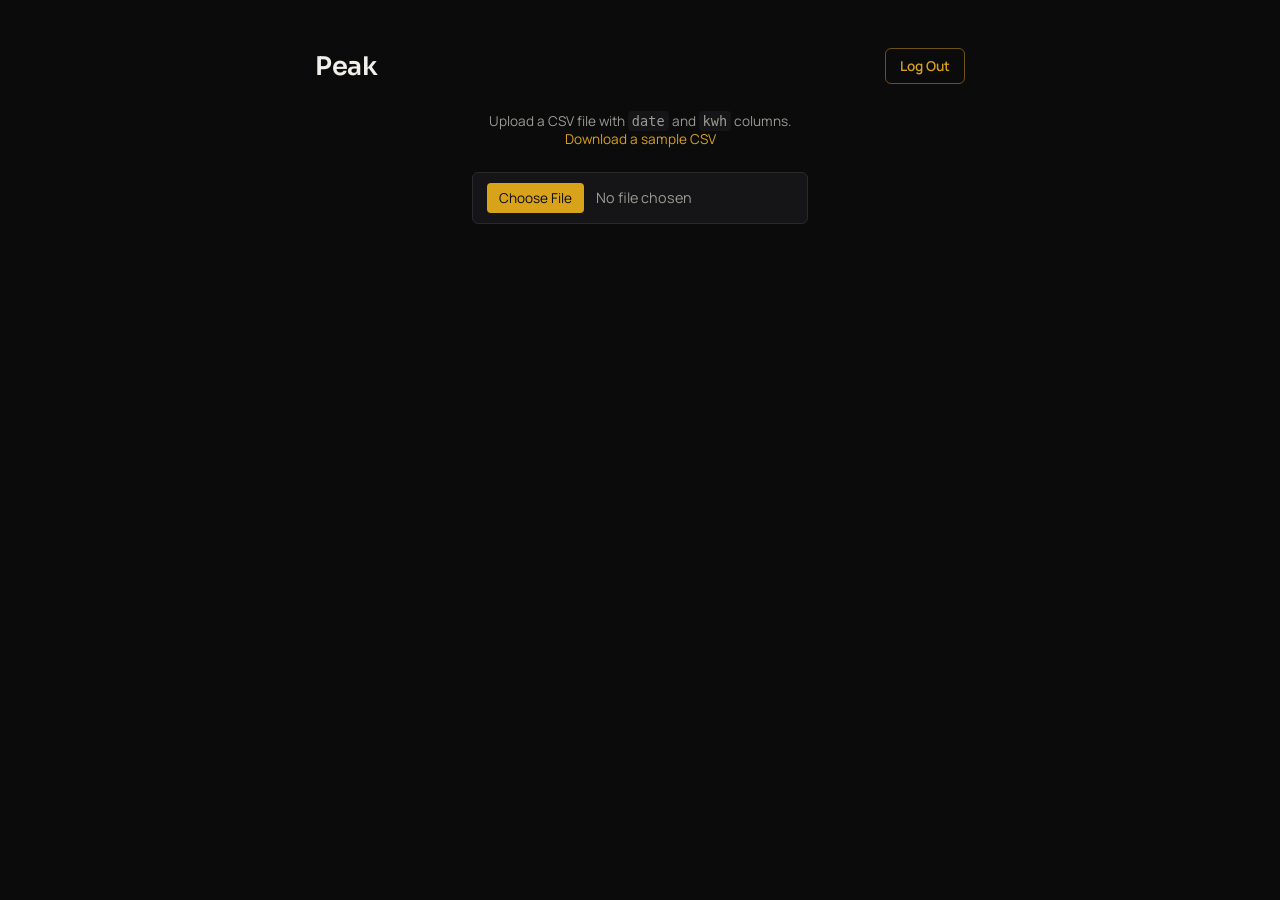
<file: index.html>
<!DOCTYPE html>
<html>
<head>
  <title>Peak</title>
  <meta charset="UTF-8">
  <meta name="viewport" content="width=device-width, initial-scale=1.0">
  <link rel="stylesheet" href="style.css">
  <script src="chart.umd.min.js"></script>
  <script src="jspdf.umd.min.js"></script>
</head>
<body>

<header class = "topBar">
<h1>Peak</h1>
<button id ="logoutButton">Log Out</button>
</header>
<p class="uploadHint">
Upload a CSV file with <code>date</code> and <code>kwh</code> columns. <br>
<a href="sample_usage.csv" download>Download a sample CSV</a>
</p>

  <input type="file" id="fileinput">

  <div id="results">
    <p id="totalDisplay"></p>
    <p id="averageDisplay"></p>
    <p id="minDisplay"></p>
    <p id="maxDisplay"></p>
    <p id="costDisplay"></p>
    <p id="spikeDisplay"></p>
  </div>

  <canvas id="usageChart"></canvas>

  <button id="savePdfButton" style="display: none;">Save Summary as PDF</button>
  

  <script>
    const API_URL = 'http://127.0.0.1:3000';
    let currentUser = null;

    document.getElementById("logoutButton").addEventListener("click", function(){
      fetch(`${API_URL}/auth/logout`, {
        method: 'POST',
        credentials: 'include'
      }).then(function(res){
        if (res.ok){
          window.location.href = "login.html";
        } else {
          alert("LOGOUT FAILED");
        }
      });
      });

    fetch(`${API_URL}/auth/me`, {
      method: 'GET',
      credentials: 'include'
    })
    .then(function(res){ return res.json(); })
    .then(function(data){
      if (data.user === null){
        window.location.href = "login.html";
      } else {
        currentUser = data.user;
      }
    });
    



    let kwhValues = [];
    let dateLabels = [];
    let readingsBatch = [];
    let total = 0;
    let count = 0;
    let min = Infinity;
    let max = -Infinity;
    let minDate = "";
    let maxDate = "";
    let average;
    let myChart;
    let cost;
    let stdDev;
    let spikeThreshold;

    document.getElementById("fileinput").addEventListener("change", function(event){

      let reader = new FileReader();

      reader.onload = function(){

        kwhValues = [];
        dateLabels = [];
        readingsBatch = [];
        let lines = reader.result.split("\n");
        let header = lines[0].split(",").map(function(item){ return item.trim().toLowerCase(); });
        total = 0;
        count = 0;
        min = Infinity;
        max = -Infinity;
        minDate = "";
        maxDate = "";
        cost = undefined;


        /*
        AVERAGE DEBUGGING SESSION:
        console.log('Header found:', header);
        console.log('header[1] char codes:', header[1].split('').map(function(c) { return c.charCodeAt(0); }));
        console.log('header[0] check:', header[0] == "date");
        console.log('header[1] check:', header[1] == "kwh");
        console.log('Comparison result:', header[0] == "date" && header[1] == "kwh");
        console.log('header[0] length:', header[0].length, JSON.stringify(header[0]));
        console.log('header[1] length:', header[1].length, JSON.stringify(header[1])); */

        
        if(header[0] == "date" && header[1] == "kwh"){}
        else{
          alert("ERROR file format not supported")
          return;

        }
        

        for (let i = 1; i < lines.length; i++){

          if (lines[i].trim() === "") { continue; }

          let parts = lines[i].split(",").map(function(item){ return item.trim();});
          let kwh = Number(parts[1]);
          if(isNaN(kwh)){
            alert("ERROR file uploaded has unsupported data")
            return;
          }
          if(!/^\d{4}-\d{2}-\d{2}$/.test(parts[0])){
            alert("ERROR: dates must look like 2026-01-07 (row " + (i + 1) + ")");
            return;
          }

          total += kwh;
          kwhValues.push(kwh);
          dateLabels.push(parts[0]);
          readingsBatch.push({date:parts[0], kwh:kwh});
          count++;

          if (kwh < min){
            min = kwh;
            minDate = parts[0];
          }
          if (kwh > max){
            max = kwh;
            maxDate = parts[0];
          }
        }

        fetch(`${API_URL}/readings`,{
            method: 'POST',
            headers: {'Content-Type': 'application/json'},
            credentials: 'include',
            body: JSON.stringify(readingsBatch)
          })
          .then(function(res){
            if (!res.ok){
              return res.json().then(function(data){
                alert(" Your readings were not saved: " + (data.error || "server error"));
              });
            }
          });
        
    

        average = total / count;

        let sumSquares = 0;
        for (let i  = 0; i < kwhValues.length; i++){

          let diff = kwhValues[i] - average;
          sumSquares += diff * diff;
        
        }
        stdDev = Math.sqrt(sumSquares / count);


        spikeThreshold = average + 1.5 * stdDev;

        if (myChart){
          myChart.destroy();
        }

        myChart = new Chart(document.getElementById("usageChart"), {
          type: 'line',
          data: {
            labels: dateLabels,
            datasets: [
              {
                label: 'kWh usage',
                data: kwhValues,
                borderColor: '#D9A21B',
                backgroundColor: 'rgba(217, 162, 27, 0.15)',
                // red, larger dot for spike days; normal gold dot otherwise
                pointBackgroundColor: kwhValues.map(function (v) {
                  return v > spikeThreshold ? '#E06C75' : '#D9A21B';
                }),
                pointRadius: kwhValues.map(function (v) {
                  return v > spikeThreshold ? 6 : 3;
                })
              },
              {
                label: 'Spike threshold',
                data: kwhValues.map(function () { return spikeThreshold; }),
                borderColor: '#E06C75',
                borderDash: [6, 4],
                borderWidth: 1.5,
                pointRadius: 0
              }
            ]
          }, 
          options: {
            color: '#F1EFEA',
            scales : {
              x:{
                ticks:{color: '#9C9A94'},
                grid: {color: '#2A2A2D'}
              },
              y:{
                ticks:{color : '#9C9A94'},
                grid: {color : '#2A2A2D'}
              }
            },
            plugins: {
              legend: {
                labels: {color : '#F1EFEA'}
              }
            }
          }
        });
        

        

        fetch(`${API_URL}/cost`, {
          method: 'POST',
          headers: { 'Content-Type': 'application/json'},
          credentials: 'include',
          body : JSON.stringify({ total : total })
        })
          .then(function(res){ return res.json(); })
          .then(function(data){
            if (data.error) {
              document.getElementById('costDisplay').textContent =  'Estimated cost: Not available';
            } else {
              document.getElementById('costDisplay').textContent =  'Estimated cost: $' + data.cost.toFixed(2);
            }
            cost = data.cost;
            fetch(`${API_URL}/summaries`, {
          method: 'POST',
          headers: { 'Content-Type': 'application/json'},
          credentials: 'include',
          body: JSON.stringify({ total: total, average: average, min: min, max: max, cost: data.cost})
          });
          });

        document.getElementById("savePdfButton").style.display = "block";
        document.getElementById("results").style.display = "grid";
        document.getElementById("usageChart").style.display ="block";
        document.getElementById("totalDisplay").textContent = "Total: " + total.toFixed(2) + " kWh";
        document.getElementById("averageDisplay").textContent = "Average: " + average.toFixed(2) + " kWh";
        document.getElementById("minDisplay").textContent = "Lowest usage: " + min.toFixed(2) + " kWh on " + minDate;
        document.getElementById("maxDisplay").textContent = "Highest usage: " + max.toFixed(2) + " kWh on " + maxDate;

        let spikeDays = kwhValues.filter(function (v){ return v > spikeThreshold; }).length;
        if (spikeDays === 0){
          document.getElementById("spikeDisplay").textContent = "No unusual spikes. Usage stayed within its normal range.";
        } else {
          document.getElementById("spikeDisplay").textContent =  spikeDays + " spike day" + (spikeDays === 1 ? "" : "s") + " above " + spikeThreshold.toFixed(2) + " kWh (shown in red)";
        }

      };

      let file = event.target.files[0];
      if (!file) {
        return;
      }
      reader.readAsText(file);

    });

    function makePdfChartImage() {
      const canvas = document.createElement('canvas');
      canvas.width = 1640;
      canvas.height = 600;

      const pdfChart = new Chart(canvas, {
        type: 'line',
        data: {
          labels: dateLabels,
          datasets : [
            {
              label: 'kWh usage',
              data: kwhValues,
              borderColor: '#D9A21B',
              borderWidth: 3, 
              pointBackgroundColor: kwhValues.map(function (v) { return v > spikeThreshold ? '#E06C75' : '#D9A21B'; }),
              pointRadius: kwhValues.map(function (v) { return v > spikeThreshold ? 7 : 3;})
            },
            {
              label: 'Spike Threshold',
              data: kwhValues.map(function () { return spikeThreshold; }),
              borderColor: '#E06C75',
              borderDash: [10,6],
              borderWidth: 2,
              pointRadius: 0
            }
          ]
        },
       options: {
          responsive: false,
          animation: false,
          devicePixelRatio: 1,
          plugins: {
            legend: { labels: { color: '#F1EFEA', font: { size: 22 } } }
          },
          scales: {
            x: {
              ticks: { color: '#C9C6BF', font: { size: 18 }, maxRotation: 0, autoSkip: true, maxTicksLimit: 10 },
              grid: { color: '#2A2A2D' }
            },
            y: {
              ticks: { color: '#C9C6BF', font: { size: 18 } },
              grid: { color: '#2A2A2D' },
              title: { display: true, text: 'kWh', color: '#C9C6BF', font: { size: 18 } }
            }
          }
        }
      });

      const flat = document.createElement('canvas');
      flat.width = canvas.width;
      flat.height = canvas.height;
      const ctx = flat.getContext('2d');
      ctx.fillStyle = '#151517';
      ctx.fillRect(0, 0, flat.width, flat.height);
      ctx.drawImage(canvas, 0, 0);
      pdfChart.destroy();
      return flat.toDataURL('image/jpeg', 0.95);
    }

    function buildReport() {
      const doc = new jspdf.jsPDF({ unit: "mm", format: 'a4' });
      const pageW = 210;
      const pageH = 297;
      const margin = 16;
      const contentW = pageW - margin * 2;

      const ink = [11, 11, 12];
      const panel = [21, 21, 23];
      const gold = [217, 162, 27];
      const text = [30, 30, 32];
      const muted = [110, 108, 104];
      const line = [226, 224, 219];
      const tint = [248, 246, 241];

      function fmt(n) {return n.toFixed(2);}

      doc.setFillColor(...ink);
      doc.rect(0,0, pageW, 34, 'F');
      doc.setFillColor(...gold);
      doc.rect(0,34, pageW, 1.2, 'F');

      doc.setFont('helvetica', 'bold');
      doc.setFontSize(9);
      doc.setTextColor(...gold);
      doc.setCharSpace(1.2);
      doc.text('PEAK', margin, 14);
      doc.setCharSpace(0);

      doc.setFontSize(18);
      doc.setTextColor(255,255,255);
      doc.text('Energy Usage Report', margin, 25);

      const generated = new Date().toLocaleDateString('en-US', {year : 'numeric', month: 'short', day: 'numeric'});
      doc.setFont('helvetica', 'normal');
      doc.setFontSize(9);
      doc.setTextColor(170, 168, 162);
      doc.text('Generated ' + generated, pageW - margin, 14, {align: 'right'});
      if (currentUser && currentUser.username){
        doc.text('Account: ' + currentUser.username, pageW - margin, 25, {align: 'right'});
      }

      let y  = 47;
      const firstDate = dateLabels[0];
      const lastDate = dateLabels[dateLabels.length - 1];
      doc.setFont('helvetica', 'bold');
      doc.setFontSize(11);
      doc.setTextColor(...text);
      doc.text('Reporting period', margin, y);
      doc.setFont('helvetica', 'normal');
      doc.setTextColor(...muted);
      doc.text(firstDate + '  to  ' + lastDate + '  |  ' + count + ' daily readings', margin + 36, y);

      y += 8;
      const tiles = [
        { label: 'TOTAL USAGE', value: fmt(total), unit: 'kWh', note: 'across ' + count + ' days' },
        { label: 'DAILY AVERAGE', value: fmt(average), unit: 'kWh', note: 'per day' },
        { label: 'PEAK DAY', value: fmt(max), unit: 'kWh', note: maxDate },
        { label: 'ESTIMATED COST', value: cost !== undefined ? '$' + fmt(cost) : 'N/A', unit: '', note: cost !== undefined ? 'at CA residential rate' : 'price unavailable' }
      ];
      const gap = 4;
      const tileW = (contentW - gap * 3) / 4;
      const tileH = 22;

      tiles.forEach(function (t, i) {
        const x = margin + i * (tileW + gap);

        doc.setFillColor(...tint);
        doc.setDrawColor(...line);
        doc.setLineWidth(0.2);
        doc.roundedRect(x, y, tileW, tileH, 2, 2, 'FD');

        doc.setFont('helvetica', 'bold');
        doc.setFontSize(7);
        doc.setTextColor(...muted);
        doc.text(t.label, x + 4, y + 6);

        doc.setFontSize(15);
        doc.setTextColor(...text);
        doc.text(t.value, x + 4, y + 14);
        if (t.unit) {
          const w = doc.getTextWidth(t.value);
          doc.setFont('helvetica', 'normal');
          doc.setFontSize(8);
          doc.setTextColor(...muted);
          doc.text(t.unit, x + 5 + w, y + 14);
        }

        doc.setFont('helvetica', 'normal');
        doc.setFontSize(7.5);
        doc.setTextColor(...muted);
        doc.text(t.note, x + 4, y + 19);
      });

      y += tileH + 6;

      const spikeCount = kwhValues.filter(function (v) { return v > spikeThreshold; }).length;
      const peakPct = ((max - average) / average) * 100;
      const findings = [
        spikeCount === 0 
        ? 'No unusual spikes this period. Daily usage stayed within its normal range'
        : spikeCount + ' spike day' + (spikeCount === 1 ? '' : 's') + ' this period, above ' + fmt(spikeThreshold) + ' kWh.',
        'Highest usage was ' + fmt(max) + ' kWh on ' + maxDate + ', ' + peakPct.toFixed(0) + '% above the daily average.',
        'Daily usage ranged from ' + fmt(min)+ ' to ' + fmt(max) + ' kWh.'
      ];

      const boxH = 10 + findings.length * 5.5;
      doc.setFillColor(...tint);
      doc.setDrawColor(...line);
      doc.setLineWidth(0.2);
      doc.roundedRect(margin, y, contentW, boxH, 2, 2, 'FD');

      doc.setFont('helvetica', 'bold');
      doc.setFontSize(8);
      doc.setTextColor(...muted);
      doc.text('KEY FINDINGS', margin + 4, y + 6);

      doc.setFont('helvetica', 'normal');
      doc.setFontSize(9.5);
      doc.setTextColor(...text);
      findings.forEach(function (f, i){
        doc.text('\u2022  ' + f, margin + 4 , y + 12 + i * 5.5);

      });
      y += boxH + 6;

      doc.setFont('helvetica', 'bold');
      doc.setFontSize(11);
      doc.setTextColor(...text);
      doc.text('Daily usage', margin, y);
      y += 4; 

      const chartH = 56;
      doc.setFillColor(...panel);
      doc.roundedRect(margin, y, contentW, chartH, 2.5, 2.5, 'F');

      if(kwhValues.length > 0) {
        const img = makePdfChartImage();
        doc.addImage(img, 'JPEG', margin + 4, y + 4, contentW - 8, chartH -8);

      

      }
      y += chartH + 8;

    // Readings table

      doc.setFont('helvetica', 'bold');
      doc.setFontSize(11);
      doc.setTextColor(...text);
      doc.text('Daily readings (highest usage first)', margin, y);
      y += 5;

      // x position of each column
      const col = { date: margin + 4, kwh: margin + 80, diff: margin + 130, flag: pageW - margin - 4 };
      const rowH = 6.3;

      function tableHeader() {
        doc.setFillColor(...ink);
        doc.rect(margin, y, contentW, rowH, 'F');
        doc.setFont('helvetica', 'bold');
        doc.setFontSize(8);
        doc.setTextColor(255, 255, 255);
        doc.text('DATE', col.date, y + 4.3);
        doc.text('USAGE (kWh)', col.kwh, y + 4.3, { align: 'right' });
        doc.text('VS. AVERAGE', col.diff, y + 4.3, { align: 'right' });
        doc.text('NOTE', col.flag, y + 4.3, { align: 'right' });
        y += rowH;
      }

            // Pair each date with its kWh so they stay together when sorted
      const rows = kwhValues.map(function (v, i) {
        return { date: dateLabels[i], kwh: v };
      });

      // Highest usage first
      rows.sort(function (a, b) { return b.kwh - a.kwh; });

      tableHeader();

      for (let i = 0; i < rows.length; i++) {
        // Start a new page if this row would run into the footer
        if (y + rowH > pageH - 22) {
          doc.addPage();
          y = margin;
          tableHeader();
        }

        // Shade every other row
        if (i % 2 === 1) {
          doc.setFillColor(...tint);
          doc.rect(margin, y, contentW, rowH, 'F');
        }

        const v = rows[i].kwh;
        const diffPct = ((v - average) / average) * 100;
        const isPeak = v === max;
        const isLow = v === min;

        doc.setFont('helvetica', 'normal');
        doc.setFontSize(9);
        doc.setTextColor(...text);
        doc.text(rows[i].date, col.date, y + 4.3);

        doc.setFont('helvetica', isPeak ? 'bold' : 'normal');
        doc.text(fmt(v), col.kwh, y + 4.3, { align: 'right' });

        doc.setFont('helvetica', 'normal');
        if (diffPct > 0) {
          doc.setTextColor(180, 60, 50);
        } else {
          doc.setTextColor(40, 130, 90);
        }
        doc.text((diffPct > 0 ? '+' : '') + diffPct.toFixed(1) + '%', col.diff, y + 4.3, { align: 'right' });

        const isSpike = v > spikeThreshold;
        if (isPeak || isLow || isSpike) {
          doc.setFont('helvetica', 'bold');
          doc.setFontSize(7.5);
          doc.setTextColor(...(isLow ? [40, 130, 90] : [180, 60, 50]));
          doc.text(isPeak ? 'PEAK' : isLow ? 'LOWEST' : 'SPIKE', col.flag, y + 4.3, { align: 'right' });
        }

        y += rowH;
      }

      doc.setDrawColor(...line);
      doc.line(margin, y, pageW - margin, y);
      if (y + 14 > pageH - 22) {
        doc.addPage();
        y = margin;

      }

      y += 7 
      doc.setFont('helvetica', 'bold');
      doc.setFontSize(8);
      doc.setTextColor(...muted);
      doc.text('HOW TO READ THIS REPORT', margin, y);
      doc.setFont('helvetica', 'normal');
      doc.setFontSize(8.5);
      const howTo = 'Red percentages (%) are above the daily average and green are below. PEAK and LOWEST mark the highest and lowest days. ' +
        'SPIKE marks an unusually high day: more than 1.5 standard deviations above this period\'s average (above ' + fmt(spikeThreshold) + ' kWh).';
      doc.text(doc.splitTextToSize(howTo, contentW), margin, y + 5);

      // Footer on every page
      const pages = doc.getNumberOfPages();
      for (let p = 1; p <= pages; p++) {
        doc.setPage(p);
        doc.setDrawColor(...line);
        doc.line(margin, pageH - 14, pageW - margin, pageH - 14);
        doc.setFont('helvetica', 'normal');
        doc.setFontSize(7.5);
        doc.setTextColor(...muted);
        doc.text('Cost estimate uses the latest California residential electricity price from the U.S. Energy Information Administration.', margin, pageH - 9);
        doc.text('Page ' + p + ' of ' + pages, pageW - margin, pageH - 9, { align: 'right' });
      }


      return doc;

    }
      document.getElementById("savePdfButton").addEventListener("click", function(){
      buildReport().save("PeakEnergyReport.pdf")
      });

    

  </script>

</body>
</html>
</file>
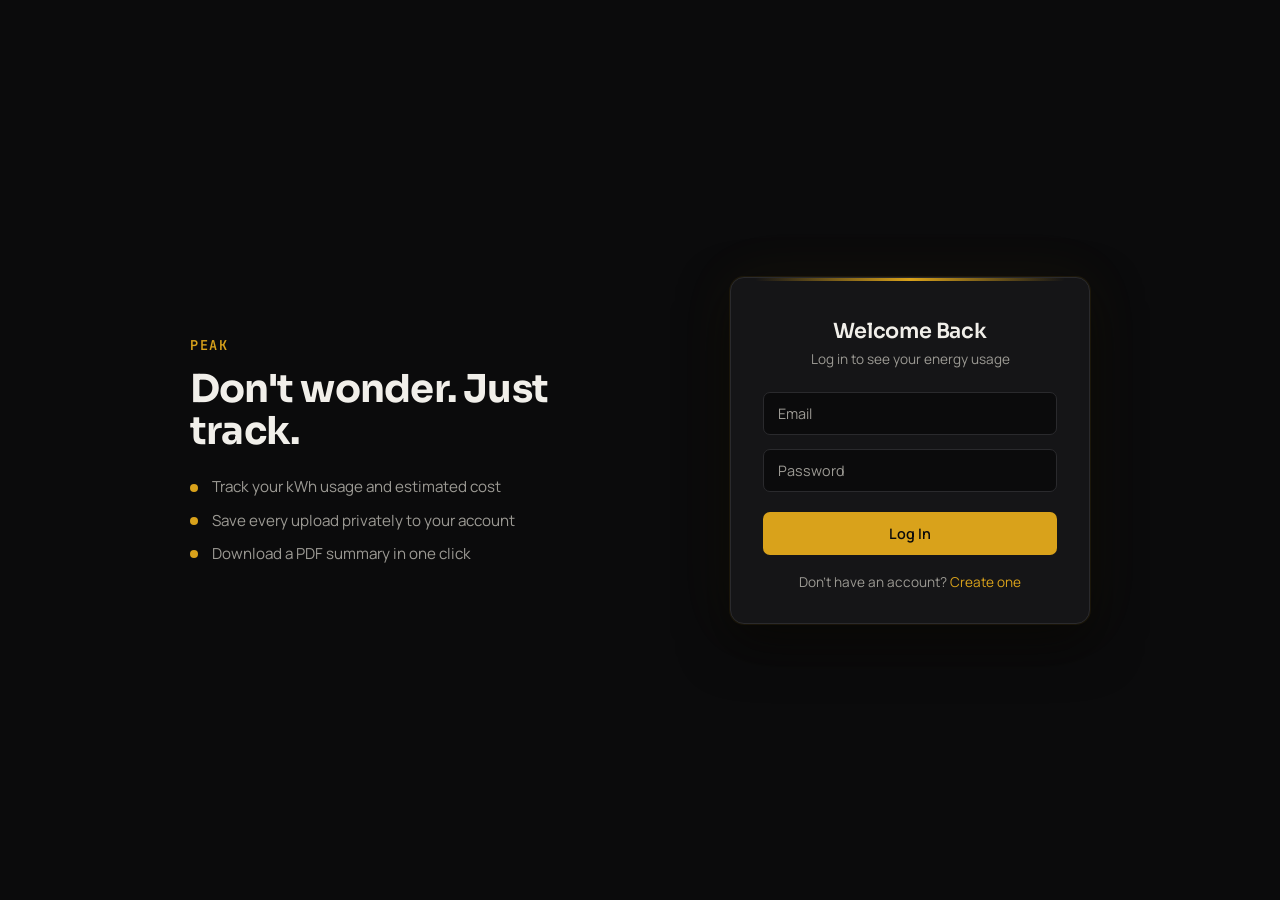
<file: login.html>
<!DOCTYPE html>
<html>
<head>
  <title>Log In</title>
  <meta charset="UTF-8">
  <meta name="viewport" content="width=device-width, initial-scale=1.0">
  <link rel="stylesheet" href="style.css">
</head>
<body class="login-page">

  <div class = "authLayout">
    <section class="brandPanel">
  <p class="brandName">Peak</p>
  <h2 class="brandPitch">Don't wonder. Just track.</h2>
  <ul class="brandPoints">
    <li>Track your kWh usage and estimated cost</li>
    <li>Save every upload privately to your account</li>
    <li>Download a PDF summary in one click</li>
  </ul>
</section>
  

  <div id="loginForm">
    <h1>Welcome Back</h1>
    <p class="loginSubtitle">Log in to see your energy usage</p>
    <input type="email" id="loginEmail" placeholder="Email" required>
    <input type="password" id="loginPassword" placeholder="Password" required>
    <p class="formError" id="loginError"></p>
    <button id="loginButton">Log In</button>
    <p class="authSwitch">Don't have an account? <a href="signup.html">Create one</a></p>
  </div>
  </div>

  <script>
    const API_URL = 'http://127.0.0.1:3000';

    document.getElementById("loginButton").addEventListener("click", function(){
      document.getElementById("loginError").textContent = "";

      let email = document.getElementById("loginEmail").value;
      let password = document.getElementById("loginPassword").value;

      fetch(`${API_URL}/auth/login`, {
        method: 'POST',
        headers: { 'Content-Type': 'application/json' },
        credentials: 'include',
        body: JSON.stringify({ email, password })
      })
      .then(function(res){
        return res.json().then(function(data){
          if(res.ok){
            window.location.href = 'index.html';
          } else{
            document.getElementById("loginError").textContent = data.error || 'Login failed';
          }
        });
      });
        

    });

  </script>

</body>
</html>
</file>
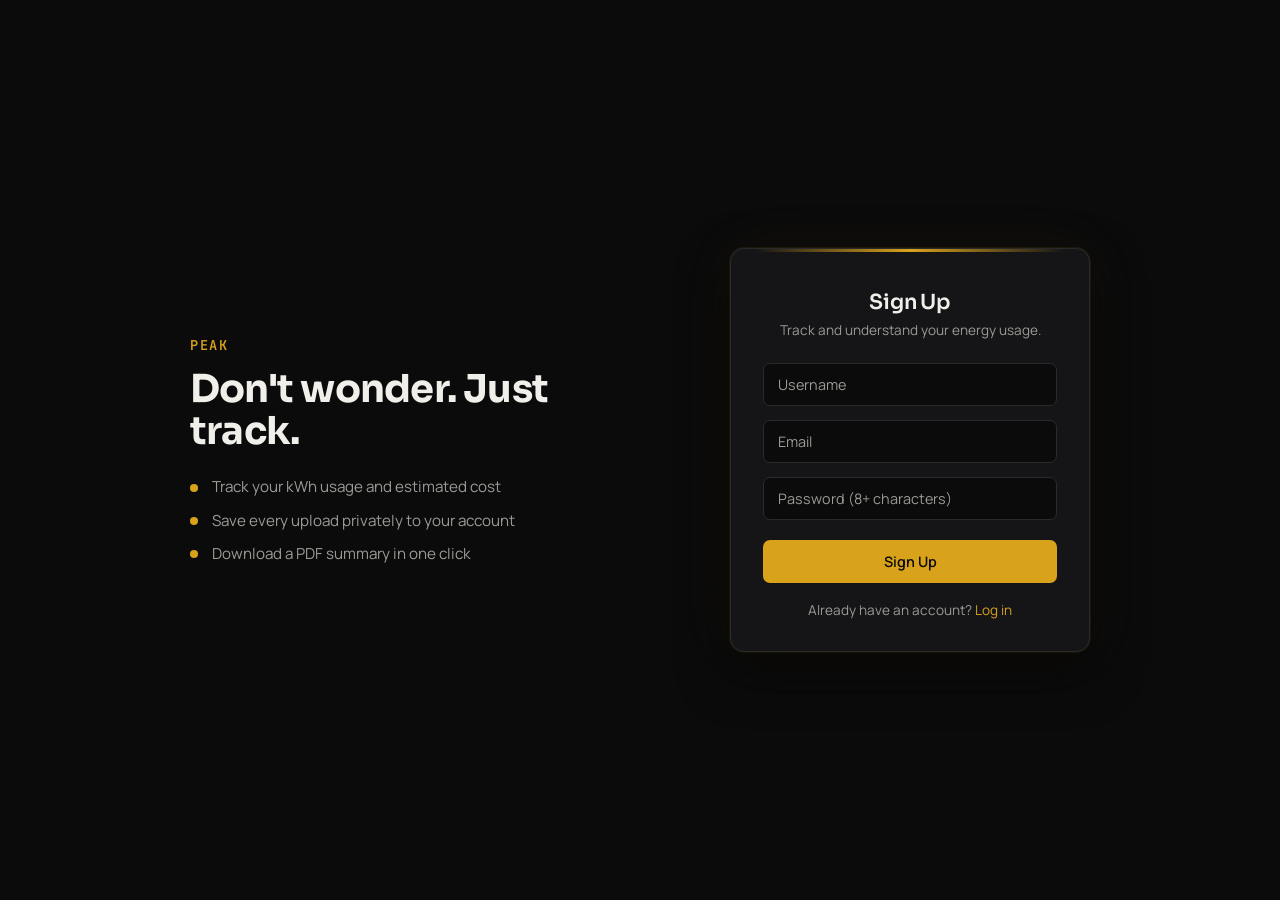
<file: signup.html>
<!DOCTYPE html>
<html lang="en">
<head>
    <meta charset="UTF-8">
    <meta name="viewport" content="width=device-width, initial-scale=1.0">
    <link rel="stylesheet" href="style.css">
    <title>Signup</title>
</head>
<body class="login-page">

    <div class = "authLayout">
    <section class="brandPanel">
  <p class="brandName">Peak</p>
  <h2 class="brandPitch">Don't wonder. Just track.</h2>
  <ul class="brandPoints">
    <li>Track your kWh usage and estimated cost</li>
    <li>Save every upload privately to your account</li>
    <li>Download a PDF summary in one click</li>
  </ul>
</section>

    <div id="signupForm">
    <h1>Sign Up</h1>
    <p class="signupSubtitle">Track and understand your energy usage.</p>
    <input type="text" id="signupUsername" placeholder="Username" required>
    <input type="email" id="signupEmail" placeholder="Email" required>
    <input type="password" id="signupPassword" placeholder="Password (8+ characters)" required>
    <p class="formError" id="signupError"></p>
    <button id="signupButton">Sign Up</button>
    <p class="authSwitch">Already have an account? <a href="login.html">Log in</a></p>
  </div>

  <script>
   const API_URL = 'http://127.0.0.1:3000';

    document.getElementById("signupButton").addEventListener("click", function() {

        document.getElementById("signupError").textContent = "";

        let username = document.getElementById("signupUsername").value;
        let email = document.getElementById("signupEmail").value;
        let password = document.getElementById("signupPassword").value;

        fetch(`${API_URL}/auth/signup`,{
            method: 'POST',
            headers: {'Content-Type': 'application/json'},
            body: JSON.stringify({username,email,password})

        })
        .then(function(res){
            return res.json().then(function(data){
                if(res.ok){
                    window.location.href = 'login.html'
                } else{
                    document.getElementById("signupError").textContent = data.error || 'Signup failed';
                }
            })
        })
    });








  </script>

</body>
</html>
</file>
<file: style.css>
@import url('https://fonts.googleapis.com/css2?family=Sora:wght@500;600;700&family=Manrope:wght@400;500;600;700&family=JetBrains+Mono:wght@500;600&display=swap');

:root {
  --bg: #0B0B0C;
  --panel: #151517;
  --panel-edge: #2A2A2D;
  --text: #F1EFEA;
  --text-muted: #9C9A94;
  --accent: #D9A21B;
  --accent-dim: #6E5210;
  --accent-hover: #E8B32E;
  --accent-rgb: 217, 162, 27;
  --font-display: 'Sora', system-ui, sans-serif;
  --font-body: 'Manrope', system-ui, sans-serif;
  --font-mono: 'JetBrains Mono', ui-monospace, monospace;
}

* {
  box-sizing: border-box;
  
}
button, input {
  font-family: inherit;
}

body {
  margin: 0;
  min-height: 100vh;
  font-family: var(--font-body);
  background-color: var(--bg);
  color: var(--text);
  display: flex;
  flex-direction: column;
  align-items: center;
  padding: 48px 24px;
}

h1 {
  font-family: var(--font-display);
  font-weight: 600;
  font-size: 1.6rem;
  color: var(--text);
  letter-spacing: -0.01em;
  margin: 0 0 28px 0;
}

input[type="file"] {
  color: var(--text-muted);
  font-size: 0.9rem;
  margin-bottom: 28px;
  padding: 10px 14px;
  border: 1px solid var(--panel-edge);
  border-radius: 6px;
  background-color: var(--panel);
}

input[type="file"]::file-selector-button {
  font-family: var(--font-body);
  font-size: 0.85rem;
  color: var(--bg);
  background-color: var(--accent);
  border: none;
  border-radius: 4px;
  padding: 6px 12px;
  margin-right: 12px;
  cursor: pointer;
}

#results {
  display: none;
  grid-template-columns: repeat(2, minmax(180px, 1fr));
  gap: 1px;
  background-color: var(--panel-edge);
  border: 1px solid var(--panel-edge);
  border-radius: 10px;
  overflow: hidden;
  width: 100%;
  max-width: 480px;
}

#results p {
  margin: 0;
  padding: 16px 18px;
  background-color: var(--panel);
  border-left: 3px solid var(--accent);
  font-family: var(--font-mono);
  font-size: 0.95rem;
  color: var(--text);
  line-height: 1.4;
}

#results p:nth-child(2) { border-left-color: #4FC3A1; }
#results p:nth-child(3) { border-left-color: #6FA8DC; }
#results p:nth-child(4) { border-left-color: #E06C75; }
#results p:nth-child(5) {
  border-left-color: var(--accent);
  grid-column: 1 / -1;
}

#usageChart {
  display: none;
  background-color: var(--panel);
  border: 1px solid var(--panel-edge);
  border-radius: 10px;
  padding: 24px;
  margin-top: 28px;
  width: 100% !important;
  max-width: 650px;
  height: 380px !important;
}

#savePdfButton {
  margin-top: 24px;
  font-family: var(--font-body);
  font-size: 0.9rem;
  font-weight: 600;
  color: var(--bg);
  background-color: var(--accent);
  border: none;
  border-radius: 6px;
  padding: 12px 22px;
  cursor: pointer;
  transition: background-color 0.15s ease;
}

#savePdfButton:hover {
  background-color: var(--accent-hover)
}

/* Login page */
body.login-page {
  justify-content: center;
  min-height: 100vh;
  padding: 24px;
}

#loginForm {
  position: relative;
  width: 100%;
  max-width: 360px;
  background-color: var(--panel);
  border: 1px solid var(--panel-edge);
  border-radius: 14px;
  padding: 40px 32px 32px;
  box-shadow:
    0 0 0 1px rgba(var(--accent-rgb), 0.08),
    0 20px 50px rgba(0, 0, 0, 0.55),
    0 0 60px rgba(var(--accent-rgb), 0.06);
}

#loginForm::before {
  content: "";
  position: absolute;
  top: 0;
  left: 24px;
  right: 24px;
  height: 3px;
  border-radius: 0 0 3px 3px;
  background: linear-gradient(90deg, transparent, var(--accent), transparent);
}

#loginForm h1 {
  font-size: 1.3rem;
  margin: 0 0 6px 0;
  text-align: center;
}

#loginForm .loginSubtitle {
  color: var(--text-muted);
  font-size: 0.85rem;
  margin: 0 0 24px 0;
}

#loginForm input {
  display: block;
  width: 100%;
  margin-bottom: 14px;
  padding: 11px 14px;
  border: 1px solid var(--panel-edge);
  border-radius: 7px;
  background-color: var(--bg);
  color: var(--text);
  font-family: var(--font-body);
  font-size: 0.9rem;
}

#loginForm input:focus {
  outline: none;
  border-color: var(--accent);
  box-shadow: 0 0 0 3px rgba(var(--accent-rgb), 0.15);
}

#loginForm input::placeholder {
  color: var(--text-muted);
}

#loginForm button {
  width: 100%;
  margin-top: 6px;
  font-family: var(--font-body);
  font-size: 0.9rem;
  font-weight: 600;
  color: var(--bg);
  background-color: var(--accent);
  border: none;
  border-radius: 7px;
  padding: 12px;
  cursor: pointer;
  transition: transform 0.1s ease, background-color 0.15s ease;
}

#loginForm button:hover {
  background-color: var(--accent-hover);
}

#loginForm button:active {
  transform: scale(0.98);
}

#signupForm {
  position: relative;
  width: 100%;
  max-width: 360px;
  background-color: var(--panel);
  border: 1px solid var(--panel-edge);
  border-radius: 14px;
  padding: 40px 32px 32px;
  box-shadow:
    0 0 0 1px rgba(var(--accent-rgb), 0.08),
    0 20px 50px rgba(0, 0, 0, 0.55),
    0 0 60px rgba(var(--accent-rgb), 0.06);
}

#signupForm::before {
  content: "";
  position: absolute;
  top: 0;
  left: 24px;
  right: 24px;
  height: 3px;
  border-radius: 0 0 3px 3px;
  background: linear-gradient(90deg, transparent, var(--accent), transparent);
}

#signupForm h1 {
  font-size: 1.3rem;
  margin: 0 0 6px 0;
  text-align: center;
}

#signupForm .signupSubtitle {
  color: var(--text-muted);
  font-size: 0.85rem;
  margin: 0 0 24px 0;
}

#signupForm input {
  display: block;
  width: 100%;
  margin-bottom: 14px;
  padding: 11px 14px;
  border: 1px solid var(--panel-edge);
  border-radius: 7px;
  background-color: var(--bg);
  color: var(--text);
  font-family: var(--font-body);
  font-size: 0.9rem;
}

#signupForm input:focus {
  outline: none;
  border-color: var(--accent);
  box-shadow: 0 0 0 3px rgba(var(--accent-rgb), 0.15);
}

#signupForm input::placeholder {
  color: var(--text-muted);
}

#signupForm button {
  width: 100%;
  margin-top: 6px;
  font-family: var(--font-body);
  font-size: 0.9rem;
  font-weight: 600;
  color: var(--bg);
  background-color: var(--accent);
  border: none;
  border-radius: 7px;
  padding: 12px;
  cursor: pointer;
  transition: transform 0.1s ease, background-color 0.15s ease;
}

#signupForm button:hover {
  background-color: var(--accent-hover);
}

#signupForm button:active {
  transform: scale(0.98);
}
.uploadHint {
  color: var(--text-muted);
  font-size: 0.85rem;
  margin: 0 0 24px 0;
  text-align: center;
}
.uploadHint a {
  color: var(--accent);
  text-decoration: none;
}

.uploadHint a:hover {
  text-decoration: underline;
}
.uploadHint code {
  background-color: var(--panel);
  padding: 2px 4px;
  border-radius: 4px;
}
.uploadHint br {
  margin-bottom: 8px;
}
.uploadHint p {
  margin: 0 0 8px 0;
}
.uploadHint ul {
  margin: 0 0 8px 0;
  padding-left: 20px;
}
.authSwitch {
  color: var(--text-muted);
  font-size: 0.85rem;
  margin: 18px 0 0 0;
  text-align: center;
}

.authSwitch a {
  color: var(--accent);
  text-decoration: none;
}

.authSwitch a:hover {
  text-decoration: underline;
}
/* Top bar on index.html: title on the left, Log Out on the right */
.topBar {
  display: flex;
  justify-content: space-between;
  align-items: center;
  width: 100%;
  max-width: 650px;
  margin-bottom: 28px;
}

.topBar h1 {
  margin: 0;
}

#logoutButton {
  font-family: var(--font-body);
  font-size: 0.85rem;
  font-weight: 600;
  color: var(--accent);
  background-color: transparent;
  border: 1px solid var(--accent-dim);
  border-radius: 6px;
  padding: 8px 14px;
  cursor: pointer;
  transition: border-color 0.15s ease, background-color 0.15s ease;
}

#logoutButton:hover {
  border-color: var(--accent);
  background-color: rgba(var(--accent-rgb), 0.08);
}

/* ---------- Split-screen auth layout (login + signup) ---------- */

.authLayout {
  display: grid;
  grid-template-columns: 1fr 1fr;
  align-items: center;
  gap: 64px;
  width: 100%;
  max-width: 900px;
}

.brandPanel {
  display: flex;
  flex-direction: column;
  gap: 14px;
}

.brandName {
  margin: 0;
  font-family: var(--font-mono);
  font-size: 0.85rem;
  font-weight: 600;
  letter-spacing: 0.12em;
  text-transform: uppercase;
  color: var(--accent);
}

.brandPitch {
  margin: 0;
  font-family: var(--font-display);
  font-size: 2.4rem;
  font-weight: 700;
  line-height: 1.1;
  letter-spacing: -0.02em;
  color: var(--text);
}

.brandPoints {
  list-style: none;
  margin: 10px 0 0 0;
  padding: 0;
  display: flex;
  flex-direction: column;
  gap: 12px;
}

.brandPoints li {
  position: relative;
  padding-left: 22px;
  color: var(--text-muted);
  font-size: 0.95rem;
  line-height: 1.4;
}

/* small amber dot instead of a default bullet */
.brandPoints li::before {
  content: "";
  position: absolute;
  left: 0;
  top: 0.5em;
  width: 8px;
  height: 8px;
  border-radius: 50%;
  background-color: var(--accent);
}

/* the form card fills its half of the grid */
.authLayout #loginForm,
.authLayout #signupForm {
  justify-self: end;
}

/* phones: stack the brand panel above the card */
@media (max-width: 760px) {
  .authLayout {
    grid-template-columns: 1fr;
    gap: 32px;
  }

  .brandPitch {
    font-size: 1.8rem;
  }

  .authLayout #loginForm,
  .authLayout #signupForm {
    justify-self: stretch;
    max-width: none;
  }
}
#loginForm .loginSubtitle,
#signupForm .signupSubtitle {
  text-align: center;
}
.formError {
  color: #E06C75;
  font-size: 0.85rem;
  margin: 0 0 12px 0;
  min-height: 0;
}

.formError:empty {
  display: none;
}

#results p:nth-child(6){
  grid-column: 1 / -1;
}
</file>
